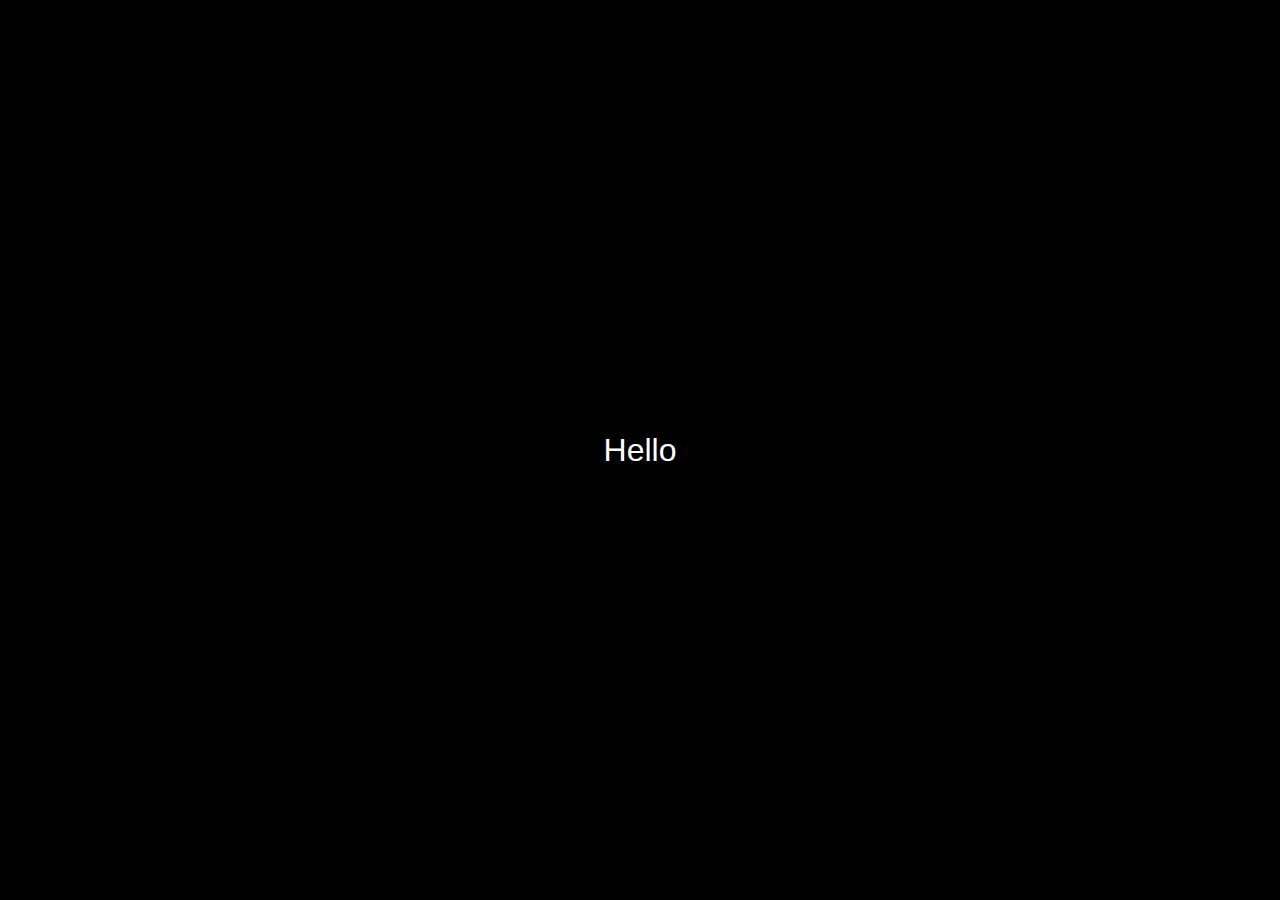
<file: index.html>
<!DOCTYPE html>
<html lang="en">
<head>
    <meta charset="UTF-8">
    <meta name="viewport" content="width=device-width, initial-scale=1.0">
    <title>Home</title>
    <link rel="shortcut icon" type="Mero" href="img/w.png">
    <link rel="stylesheet" href="styles.css"> 

</head>
<body>
    <div id="greetings-container" class="greetings-container">
        <div class="greeting" id="greeting">

        </div>
    </div>
    
    <div class="container">
        
        <div class="sidebar">
            <div class="sidebar-top">
                <button class="toggle-button"> </button>
                <br>
                <ul>
                    <br><p id ="p2">
                    <li><a href="index.html">Home</a></li>
                    <li><a href="Projects.html" >Project</a></li>
                    <li><a href="resume.pdf" target="_blank">Resume</a></li>
                    <li><a href="contact.html" target="_blank">Contact</a></li>
                    <li><a href="expertise.html" >Expertise</a></li>

                    </p>
                </ul>
            </div>
            <div class="sidebar-bottom">
                <ul>
                    <li><a href="mailto:sanzeeprae@gmail.com">Mail</a></li>
                    <li><a href="https://github.com/sanjeevRae" target="_blank">GitHub</a></li>
                    <li><a href="https://www.linkedin.com/in/san-bayung-rai/" target="_blank">LinkedIn</a></li>
                </ul>
            </div>
        </div>
        <div class="content">
            <div class="profile">
                <h1>Hi, I'm Sanjeev </h1>
                
                <p id="gogo">I specialize in <span></span></p>
                
                <!-- <p id="p1">I specialize in creating stunning visuals and intuitive interfaces.</p> -->
                <br>
                <div class="profile-head">
                    <img src="img/face1.jpg" alt="face" class="profile-head">
                </div> 
                <br>
            <p> &copy;2024 Sanjeev Rai. All rights reserved.</p> 
            </div>   
         </div>
         
    </div>
 <script src="hello.js"></script>
<script src="script.js"></script>

  
</body>
</html>
</file>
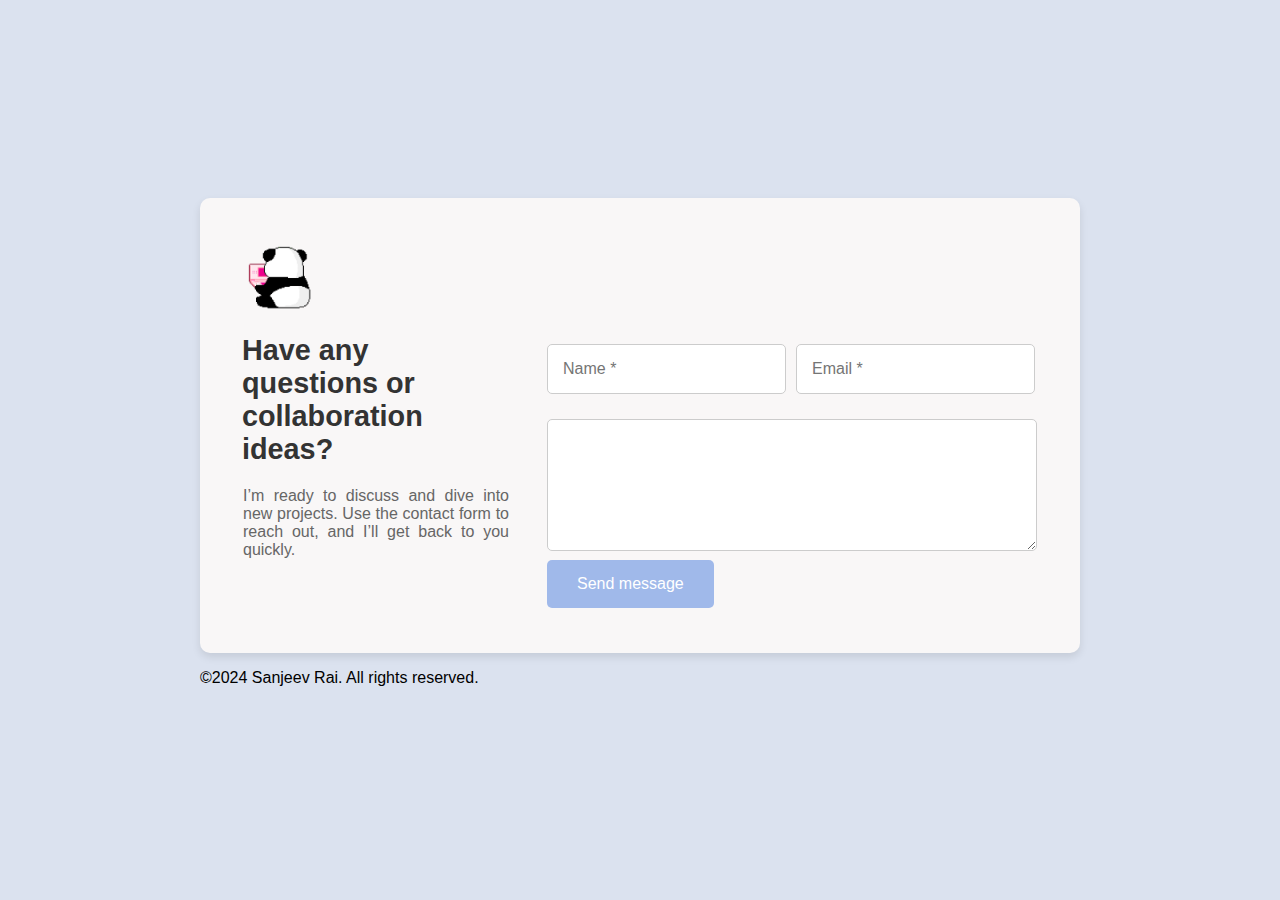
<file: contact.html>
<!DOCTYPE html>
<html lang="en">
<head>
    <meta charset="UTF-8">
    <meta name="viewport" content="width=device-width, initial-scale=1.0">
    <link rel="shortcut icon" type="Mero" href="img/w.png">
    <link rel="stylesheet" href="wkwk.css">
    <title>Contact Form</title>
</head>
<body>

  <div>
    <div class="contact-form-container">
        
        <div class="form-left">
            
            <!-- <a href="index.html">  <img src="img/contact1.gif" width="80px"> </a> -->

            <div class="tooltip">
                <a href="index.html">
                    <img src="img/contact1.gif" width="80px" alt="Contact">
                </a>
                <span class="tooltiptext">Click here to go Home</span>
            </div>
            
            <h1>Have any questions or collaboration ideas?</h1>
            <p>I’m ready to discuss and dive into new projects. 
            Use the contact form to reach out, and I’ll get back to you quickly.</p>
        </div>
        <div class="form-right">

            <form action="https://api.web3forms.com/submit" method="POST" class="contact-form" data-reveal="right">

                <input type="hidden" name="access_key" value="7d7825b9-3d3b-4aa8-9668-88070b7d59aa">
                <div class="input-group">
                    <input type="text" name="name" placeholder="Name *" required class="input-field">
                    <input type="email" name="email_address" placeholder="Email *" required class="input-field">
                </div>

                <textarea name="message" placeholder="Message *" required class="input-field"> </textarea>
                <input type="checkbox" name="botcheck" class="hidden" style="display: none;">
                <button type="submit" class="btn">Send message</button>
            </form>
        </div>    
    </div>  
    <p> &copy;2024 Sanjeev Rai. All rights reserved.</p>
  </div>

</body>
</html>
</file>
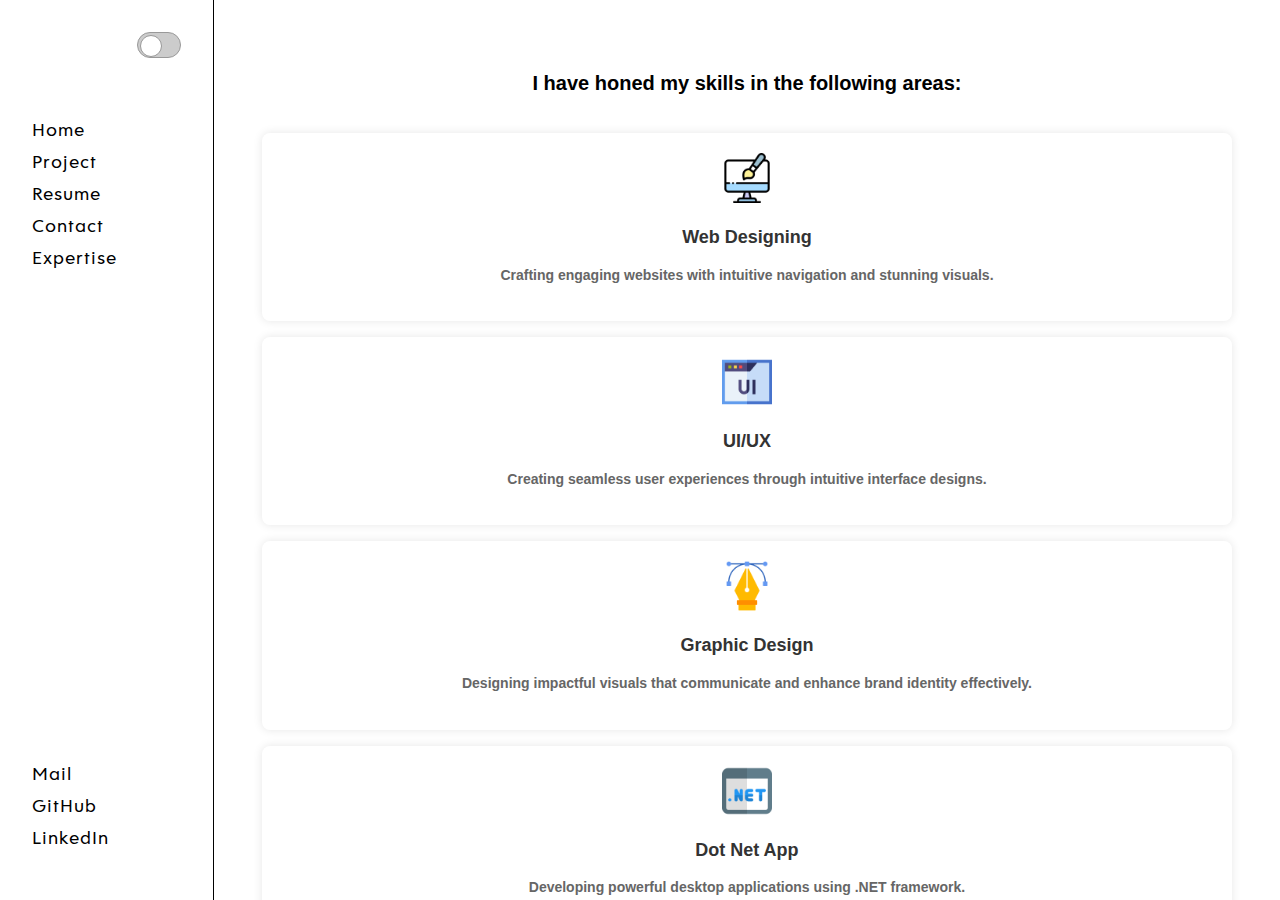
<file: expertise.html>
<!DOCTYPE html>
<html lang="en">
<head>
    <meta charset="UTF-8">
    <meta name="viewport" content="width=device-width, initial-scale=1.0">
    <title>Expertise</title>
    <link rel="shortcut icon" type="Mero" href="img/w.png">
    <link rel="stylesheet" href="styles.css"> 

</head>
<body>
    
    <div class="container">
        
        <div class="sidebar">
            <div class="sidebar-top">
                <button class="toggle-button"> </button>
                <br>
                <ul>
                    <br><p id ="p2">
                    <li><a href="index.html">Home</a></li>
                    <li><a href="Projects.html" >Project</a></li>
                    <li><a href="resume.pdf" target="_blank">Resume</a></li>
                    <li><a href="contact.html" target="_blank">Contact</a></li>
                    <li><a href="expertise.html">Expertise</a></li>

                    </p>
                </ul>
            </div>
            <div class="sidebar-bottom">
                <ul>
                    <li><a href="mailto:sanzeeprae@gmail.com">Mail</a></li>
                    <li><a href="https://github.com/sanjeevRae" target="_blank">GitHub</a></li>
                    <li><a href="https://www.linkedin.com/in/san-bayung-rai/" target="_blank">LinkedIn</a></li>
                </ul>
            </div>
        </div>
    

<div class="content">

    <p id="mid-ja">I have honed my skills in the following areas:</p>

        <div class="expertises-container">
       
            <div class="expertise-box">
                <div class="icon">
                    <img src="img/web-design.png" alt="web">
                </div>
                <h3>Web Designing</h3>
                <h4>Crafting engaging websites with intuitive navigation and stunning visuals. </h4>
            </div>
            <div class="expertise-box">
                <div class="icon">
                    <img src="img/ui.png" alt="UI/UX">
                </div>
                <h3>UI/UX</h3>
                <h4>Creating seamless user experiences through intuitive interface designs. </h4>
            </div>
            <div class="expertise-box">
                <div class="icon">
                    <img src="img/pen-tool.png" alt="Graphic Design">
                </div>
                <h3>Graphic Design</h3>
                <h4>Designing impactful visuals that communicate and enhance brand identity effectively.</h4>
            </div>
            <div class="expertise-box">
                <div class="icon">
                    <img src="img/dot.png" alt="Dot Net App">
                </div>
                <h3>Dot Net App</h3>
                <h4>Developing powerful desktop applications using .NET framework.</h4>
            </div>
        </div>
        <p> &copy;2024 Sanjeev Rai. All rights reserved.</p> 
    </div>
   
</div>
    
        
         
    
<script src="script.js"></script>

  
</body>
</html>
</file>
<file: styles.css>
@font-face {
    font-family: 'against regular';
    src: url('fonts/against regular.ttf') format('truetype');
}

@font-face {
    font-family: 'Antonia';
    src: url('fonts/Antonia.woff') format('woff');
}

@font-face {
    font-family: 'AH';
    src: url('fonts/AH.ttf') format('truetype');
}

@font-face {
    font-family: 'clarikageo';
    src: url('fonts/clarikageo.woff2') format('woff2');
}

@keyframes fadeIn {
    from {
        opacity: 0;
    }
    to {
        opacity: 1;
    }
}


h1 {
    font-family: 'Antonia', sans-serif;
    font-size: 60px;
    letter-spacing: 5px;
}

h2 {
    font-family: 'Arial, sans-serif';
    font-size: 24px;
    color: #666;
    margin-top: 10px;
}


p {
    font-size: 18px;
    font-family: Arial, Helvetica, sans-serif;
    line-height: 1.5;
}

#p1 {
    font-size: 30px;
    font-family: clarikageo, sans-serif;
    line-height: 1.5;
    letter-spacing: 1px;
}


#pp {
    font-family: AH, sans-serif;
    font-size: 42px;

}
body {
    margin: 0;
    font-family: Arial, sans-serif;
    transition: background-color 0.5s, color 0.5s;
    overflow: hidden;
}

.container {
    display: flex;
    height: 100vh;
    overflow: hidden;
}

.sidebar {
    width: 18%;
    display: flex;
    flex-direction: column;
    justify-content: space-between;
    border-right: 1px solid #000;
    animation: fadeIn 1.5s ease-in;
}

.sidebar-top,
.sidebar-bottom {
    padding: 2rem;
    font-family: clarikageo, sans-serif;
    font-size: 19px;
    letter-spacing: 1px;
}


.sidebar-top ul,
.sidebar-bottom ul {
    list-style: none;
    padding: 0;
}

.sidebar-top ul li,
.sidebar-bottom ul li {
    margin: 0.5rem 0;
}

.sidebar-top ul li a,
.sidebar-bottom ul li a {
    text-decoration: none;
    color: inherit;
}

.content {
    width: 82%;
    overflow-y: scroll;
    padding: 3rem;
    animation: fadeIn 2s ease-in;
}

hr {
    color: black;
    border: none; 
    height: 1px; 
    margin: 20px 0; 
}

.toggle-button {
    margin-bottom: 1rem;
    padding: 0;
    cursor: pointer;
    background-color: #ccc;
    border: 1px solid #999;
    width: 44px;
    height: 26px;
    position: relative;
    border-radius: 20px;
    transition: background-color 0.3s;
    float: right;
}

.toggle-button::before {
    content: '';
    position: absolute;
    top: 2px;
    left: 2px;
    width: 20px;
    height: 20px;
    background-color: #fff;
    border: 1px solid #999;
    border-radius: 50%;
    transition: transform 0.3s;
}

.dark-mode .toggle-button::before {
    transform: translateX(16px);
}

body.dark-mode {
    background-color: #000;
    color: #fff;
}

body.dark-mode .sidebar {
    border-right: 1px solid #fff;
}

body.dark-mode hr {
    border-top: 1px solid #fff;
}

h5.dark-mode  {
    background-color: #000;
    color: #fff;
}


.profile {
    text-align: start;
    padding: 1rem;
}

.profile-head {
    position:relative;
    width: 100%;
    height: auto;
}

@media (min-width: 600px) {
    .container {
        flex-direction: row;
    }

    .sidebar {
        width: 25%;
        border-right: 1px solid #000;
    }

    .content {
        width: 75%;
    }
}

@media (min-width: 768px) {
    .sidebar {
        width: 20%;
    }

    .content {
        width: 80%;
    }
}

@media (min-width: 1024px) {
    .sidebar {
        width: 18%;
    }

    .content {
        width: 82%;
    }
}

.profile-images {
    display: flex;
    justify-content: center;
    gap: 1rem;
}

.profile-image-container {
    position: relative;
    width: 100%;
    max-width: 2800px;
    height: 100%;
    border-radius: 15px;
    overflow: hidden;
    box-shadow: 0 0 10px rgba(0, 0, 0, 0.1);
    margin: 0 auto;
    animation: fadeIn 2s ease-in;
}

.profile-image {
    width: 100%;
    height: auto;
    object-fit: cover;
    border-radius: 15px;
    transition: transform 0.3s, filter 0.3s;
}

.profile-image-container:hover .profile-image {
    filter: brightness(98%);
    transform: scale(0.98);
}

.overlay {
    position: absolute;
    top: 0;
    left: 0;
    width: 100%;
    height: 100%;
    background-color: rgba(0, 0, 0, 0.5);
    display: flex;
    flex-direction: column;
    justify-content: space-between;
    align-items: flex-start;
    padding: 1rem;
    opacity: 0;
    transition: opacity 0.3s;
}

.profile-image-container:hover .overlay {
    opacity: 1;
}

.overlay-text-top,
.overlay-text-bottom,
.overlay-text-center {
    color: #fff;
    font-size: 1.2rem;
    text-align: left;
    margin: 0;
    padding: 0.5rem;
    position: absolute;
    left: 10%;
}

.overlay-text-top {
    top: 10%;
}

.overlay-text-bottom {
    bottom: 10%;
}

.overlay-text-center {
    top: 50%;
    left: 45%;
    color: gold;
    transform: translate(-50%, -50%);
    text-align: center;
    cursor: pointer;
}

.currently {

    display: grid;
    gap: 20px;
    grid-template-columns: repeat(auto-fit, minmax(150px, 1fr));
    grid-auto-rows: 200px;
    max-width: 1200px;
    width: 100%;
    padding: 30px;
    box-shadow: 0 4px 8px rgba(0, 0, 0, 0.1);
    background-color: #fff;
    border-radius: 10px;
    text-align: center;
}

.bento-item {
    overflow: hidden;
    border-radius: 10px;
    position: relative;
}

.bento-item img {
    width: 100%;
    height: 100%;
    object-fit: cover;
    transition: transform 0.3s ease;
}

.bento-item:hover img {
    transform: scale(1.1);
    cursor: zoom-in;
}

.modal {
    display: none;
    position: fixed;
    z-index: 1000;
    left: 0;
    top: 0;
    width: 100%;
    height: 100%;
    overflow: auto;
    background-color: rgba(0, 0, 0, 0.8);
    align-items: center;
    justify-content: center;
}

.modal-content {
    margin: auto;
    display: block;
    max-width: 90%;
    max-height: 90%;
}

.close {
    position: absolute;
    top: 20px;
    right: 35px;
    color: #fff;
    font-size: 40px;
    font-weight: bold;
    transition: 0.3s;
    cursor: pointer;
    z-index: 1001; 
}

.close:hover,
.close:focus {
    color: #bbb;
    text-decoration: none;
}

.both {
    
    display: flex; 
    max-width: 2500px; 
    margin: 0 auto; 
}

.halicopter{

flex:0.2;
}

.img {
    flex: 1.6; 
    padding: 10px; 
}

.img img {
    max-width: 100%; 
    height: auto; 
    display: block; 
}

.img img:hover {
    cursor: zoom-in;
}

.text {
    flex: 1.2; 
    padding: 2px;
    text-align:start;
}

.text p {
    font-size: 18px; 
    line-height: 2; 
    letter-spacing: 2;
    font-family:  clarikageo;
}



.text h4 {
    font-weight: bold;
    font-size: 38px; 
    letter-spacing: 2px;
    line-height: 1; 
    font-family: AH;
}

.text h4:hover {
   cursor:default;
}


.text h5,.text h6 {
    font-size: 16px; 
    line-height: 1.6; 
    font-family:  clarikageo;
    color: #000;
}


.text h5:hover{
    color: red;
    cursor: pointer;
}

.text h6:hover{
    color: red;
    cursor: pointer;
    
}


.text h5 {
    text-align: right;
}

.text h6 {
    text-align: left;
}



.line-text {
    /* padding: 2rem; */
    display: grid;
    grid-template-columns: repeat(3, 2fr);
    align-items: center;
    column-gap: 1.6rem;
    font-family: AH, sans-serif;
    font-size: 30px;
}

.line-text::before, .line-text::after{
    content: "";
    height: 2px;
    background-color: #000;
    display:flexbox;
    }

.img:hover{
    filter: brightness(80%);
    transform: scale(1);
}

/* mero dami hello interface */

.greetings-container {
    position: fixed;
    top: 0;
    left: 0;
    width: 100%;
    height: 100%;
    background-color: black;
    display: flex;
    justify-content: center;
    align-items: center;
    z-index: 1000;
    transition: opacity 1s ease-in-out;
  }
  
  .greetings-container.hidden {
    opacity: 0;
    visibility: hidden;
  }
  
  .greeting {
    color: white;
    font-size: 2rem;
    text-align: center;
  }

/* dami words */

#gogo {
    font-size: 30px;
    font-family: clarikageo, sans-serif;
    line-height: 1.5;
    letter-spacing: 1px;
}

#gogo span {
    position: relative;
    display: inline-block; 
}

#gogo span::before {
    content: "creating stunning visuals and intuitive interfaces.";
    color: black;
    animation: words 20s infinite;
}

#gogo span::after {
    content: "";
    position: absolute;
    height: 100%;
    width: 4px; 
    border-left: 3px solid black;
    animation: cursor 1s step-end infinite;
}

@keyframes cursor {
    0%, 100% {
        border-left-color: black;
    }
    50% {
        border-left-color: transparent;
    }
}

@keyframes cursor-dark {
    0%, 100% {
        border-left-color: white;
    }
    50% {
        border-left-color: transparent;
    }
}

@keyframes words {
    0%, 20% {
        content: "creating stunning visuals and intuitive interfaces.";
    }
    21%, 40% {
        content: "graphic design.";
    }
    41%, 60% {
        content: "UI/UX design.";
    }
    61%, 80% {
        content: "crafting seamless experiences.";
    }
    81%, 100% {
        content: "Frontend Development.";
    }
}

/* tootle effect ko lagi */

.dark-mode {
    background-color: black;
    color: white;
}

.dark-mode #gogo span::before {
    color: white;
}

.dark-mode #gogo span::after {
    border-left-color: white; 
    animation: cursor-dark 1s step-end infinite; 
}


/* Expertise part */

.expertise-container {
    display: flex;
    flex-direction: row;
    flex-wrap: wrap;
    justify-content: flex-start;
    align-items: flex-start;
    gap: 20px; 
    padding: 12rem;
    margin-top: 12rem;
}

.expertise-box {
    background-color: #fff;
    color: #333;
    margin-top: 1rem;
    padding: 20px;
    border-radius: 8px;
    box-shadow: 0 0 10px rgba(0, 0, 0, 0.1);
    text-align: center;
    box-sizing: border-box;
}

.expertise-box .icon img {
    width: 50px;
    height: auto;
    margin-bottom: 10px;
}

.expertise-box h3 {
    margin: 10px 0;
    font-size: 18px;
}

.expertise-box h4 {
    font-size: 14px;
    color: #666;
}

#mid-ja{
    text-align: center;
    font-weight: bold;
    font-size: 20px;
    padding-bottom: 15px;
}
</file>
<file: wkwk.css>
body {
    font-family: Arial, sans-serif;
    background-color: #dbe2ef;
    display: flex;
    justify-content: center;
    align-items: center;
    height: 100vh;
    margin: 0;
}

.contact-form-container {
    display: flex;
    background-color: #f9f7f7;
    border-radius: 10px;
    box-shadow: 0 4px 8px rgba(0, 0, 0, 0.1);
    padding: 40px;
    max-width: 800px;
    width: 100%;
   
}

.form-left {
    flex: 1;
    margin-right: 20px;
    text-align: left;
}

.form-left .icon {
    width: 40px;
    height: auto;
    margin-bottom: 10px;
}

.form-left h1 {
    padding: 2px;
    font-size: 1.8rem;
    margin: 10px 0;
    color: #333333;
}

.form-left p {
    padding: 3px;
    text-align: justify;
    font-size: 1rem;
    color: #666666;
}

.form-right {
    flex: 1;
    margin-top: 6rem;
    margin-left: 10px;
    padding: 5px;
}

.input-group {
    display: flex;
    gap: 10px;
    margin-bottom: 15px;
}

.input-field {
    flex: 1;
    padding: 15px;
    margin: 5px 0;
    border: 1px solid #cccccc;
    border-radius: 5px;
    font-size: 1em;
    background-color: #ffffff;
}

textarea.input-field {
    width: calc(100% - 30px);
    height: 100px;
    resize: vertical;
}

.hidden {
    display: none;
}

.btn {
    background-color:#a0b9ea;
    color: #ffffff;
    border: none;
    padding: 15px 30px;
    font-size: 1em;
    border-radius: 5px;
    cursor: pointer;
    transition: background-color 0.3s;
}

.btn:hover {
    background-color: #3f72af;
}

/* panda popup  */

.tooltip {
    position: relative;
    display: inline-block;
}

.tooltip .tooltiptext {
    visibility: hidden;
    width: 160px;
    background-color: #555;
    color: #fff;
    text-align: center;
    border-radius: 5px;
    padding: 5px;
    position: absolute;
    z-index: 1;
    bottom: 125%; 
    left: 50%;
    margin-left: -80px; 
    opacity: 0;
    transition: opacity 0.3s;
}

.tooltip:hover .tooltiptext {
    visibility: visible;
    opacity: 1;
}
</file>
